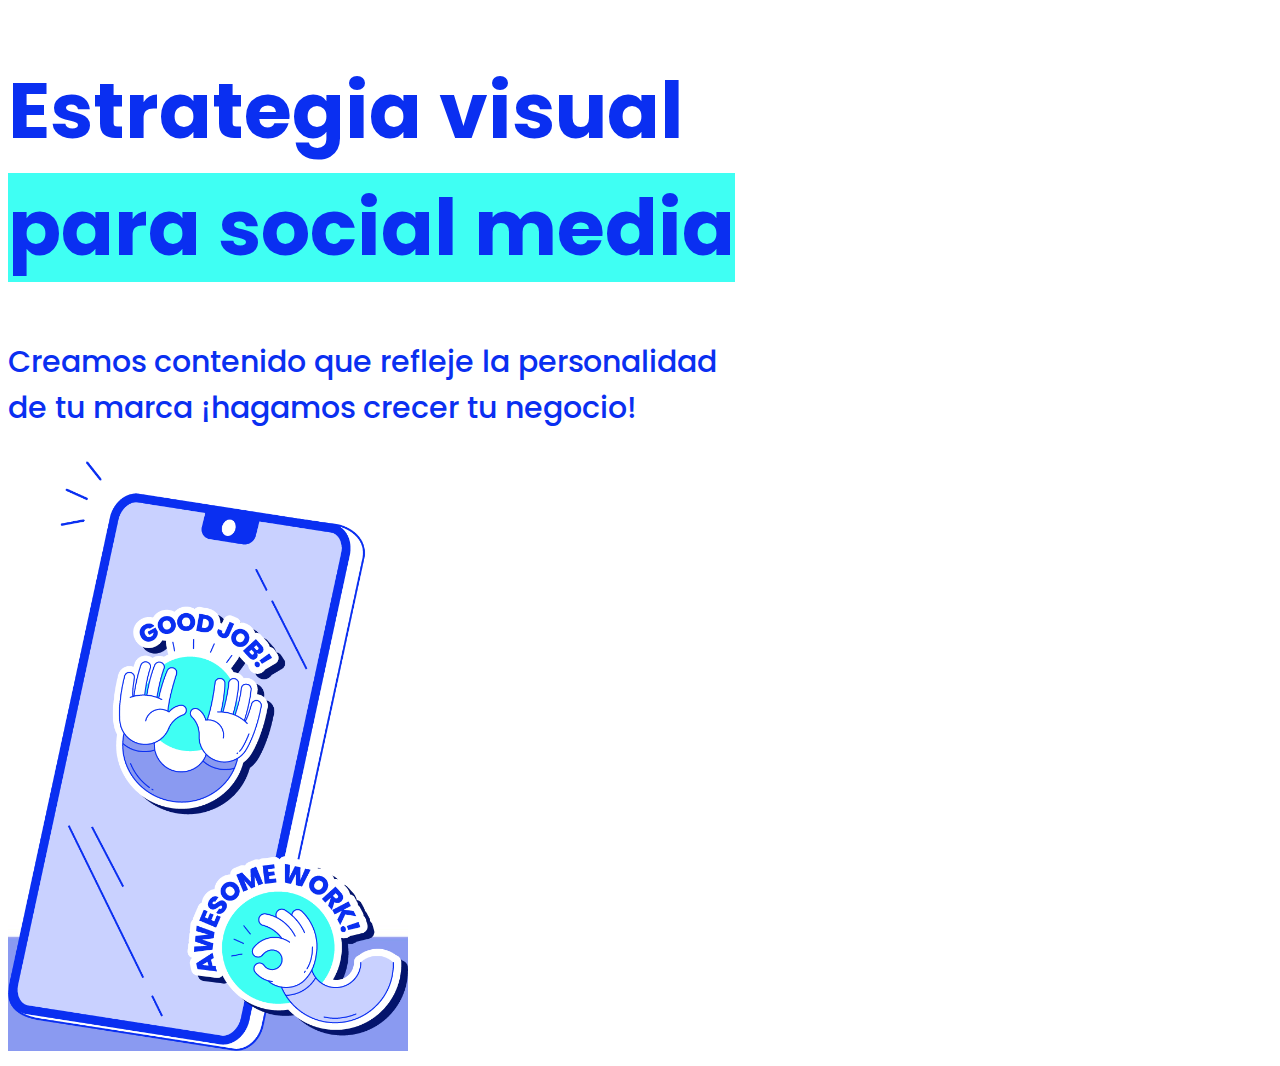
<file: Desafio - Modulo 2/Desafio 1/index.html>
<!DOCTYPE html>
<html lang="en">
<head>
    <meta charset="UTF-8">
    <meta name="viewport" content="width=device-width, initial-scale=1.0">
    <title>Laboratorio 1</title>
    <link rel="stylesheet" href="./Css/Estilos.css"> 

</head>

<body>
    <div>

    <h1>Estrategia visual<br><span>para social media</span></h1>

    <p>Creamos contenido que refleje la personalidad <br>de tu marca ¡hagamos crecer tu negocio! </p>

    <img src="./Imagenes/celu.png" alt="">  

    </div>

</body>
</html>
</file>
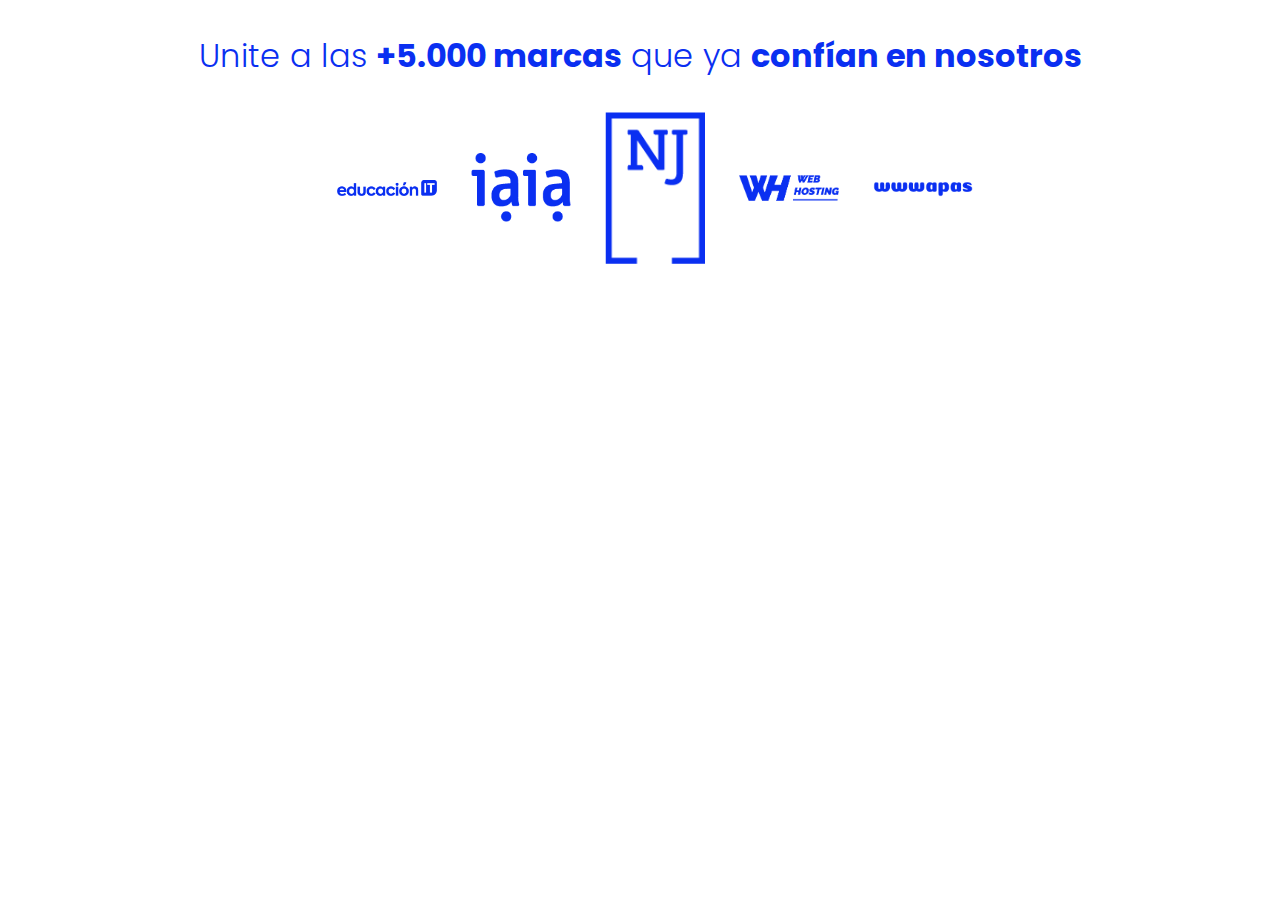
<file: Desafio - Modulo 2/Desafio 2/Index.html>
<!DOCTYPE html>
<html lang="en">
<head>
    <meta charset="UTF-8">
    <meta name="viewport" content="width=device-width, initial-scale=1.0">
    <title>Laborario 2</title>
    <link rel="stylesheet" href="./Css/Estilos.css">
</head>

<body>

    <footer>
        <p>Unite a las <strong>+5.000 marcas</strong> que ya <strong>confían en nosotros</strong></p>
        <div>
            <img src="./Imagenes/logos-EIT.png" alt="">

            <img src="./Imagenes/logos-iaia.png" alt="">
           
            <img src="./Imagenes/logos-NJ.png" alt="">

            <img src="./Imagenes/logos-WH.png" alt="">

            <img src="./Imagenes/logos-wwwapas.png" alt="">
        </div>

    </footer>
</body>
</html>
</file>
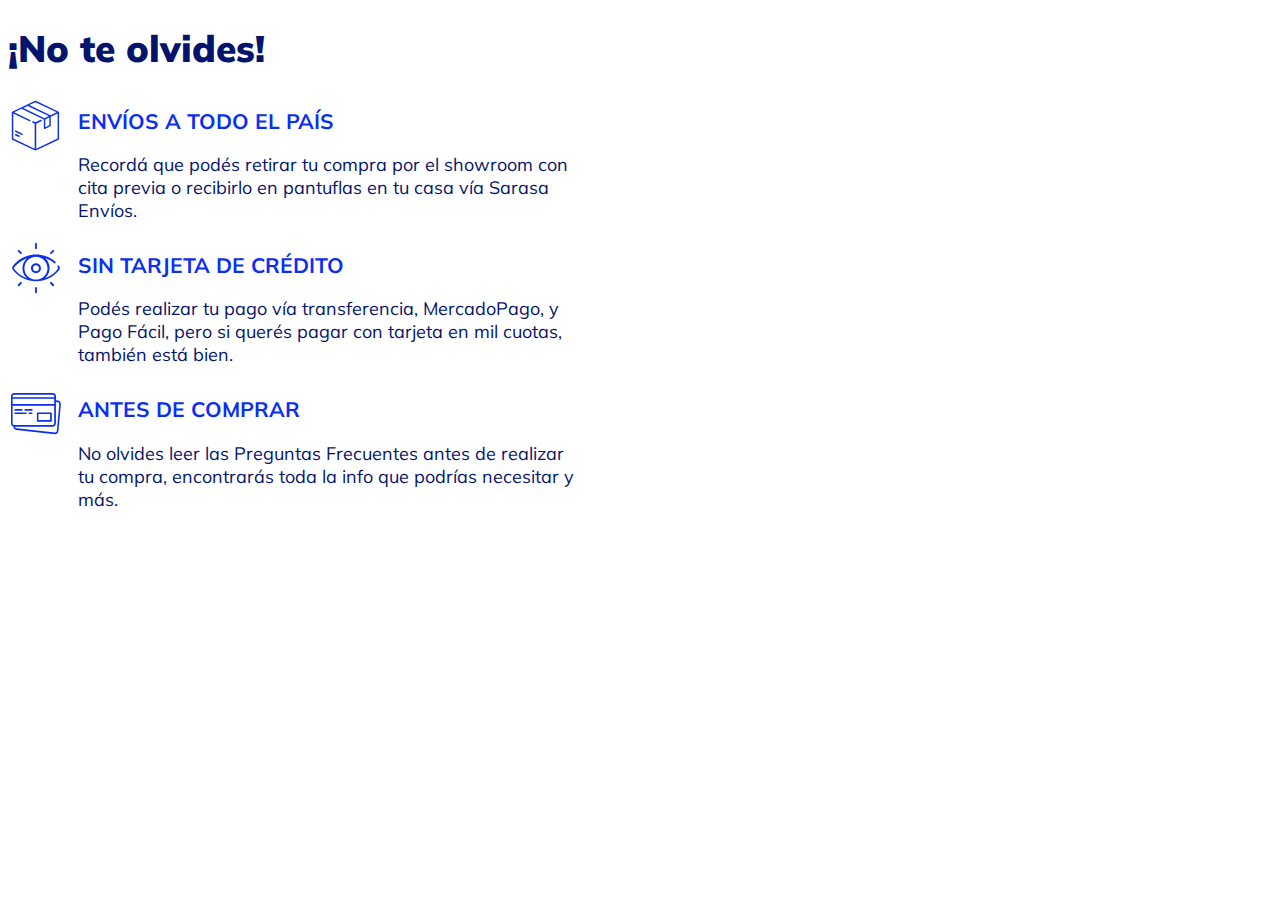
<file: Desafio - Modulo 3/Desafio 1/index.html>
<!DOCTYPE html>
<html lang="en">
<head>
    <meta charset="UTF-8">
    <meta name="viewport" content="width=device-width, initial-scale=1.0">
    <title>Desafio 1</title>
    <link rel="stylesheet" href="./Css/Estilos.css">
</head>

<body>
    <h1>¡No te olvides!</h1>

    <h2><img src="./Imagenes/icono-caja-01.svg" alt="  ">Envíos a todo el país</h2>

    <p>Recordá que podés retirar tu compra por el showroom con cita previa o recibirlo en pantuflas en tu casa vía Sarasa Envíos.</p>
 
    <h2><img src="./Imagenes/icono-ojo-01.svg" alt="  ">Sin tarjeta de crédito</h2>

    <p> Podés realizar tu pago vía transferencia, MercadoPago, y Pago Fácil, pero si querés pagar con tarjeta en mil cuotas, también está bien.</p>

    <h2><img src="./Imagenes/icono-tarjeta-01.svg" alt="  ">Antes de comprar</h2>

    <p>No olvides leer las Preguntas Frecuentes antes de realizar tu compra, encontrarás toda la info que podrías necesitar y más.</p>

</body>

</html>
</file>
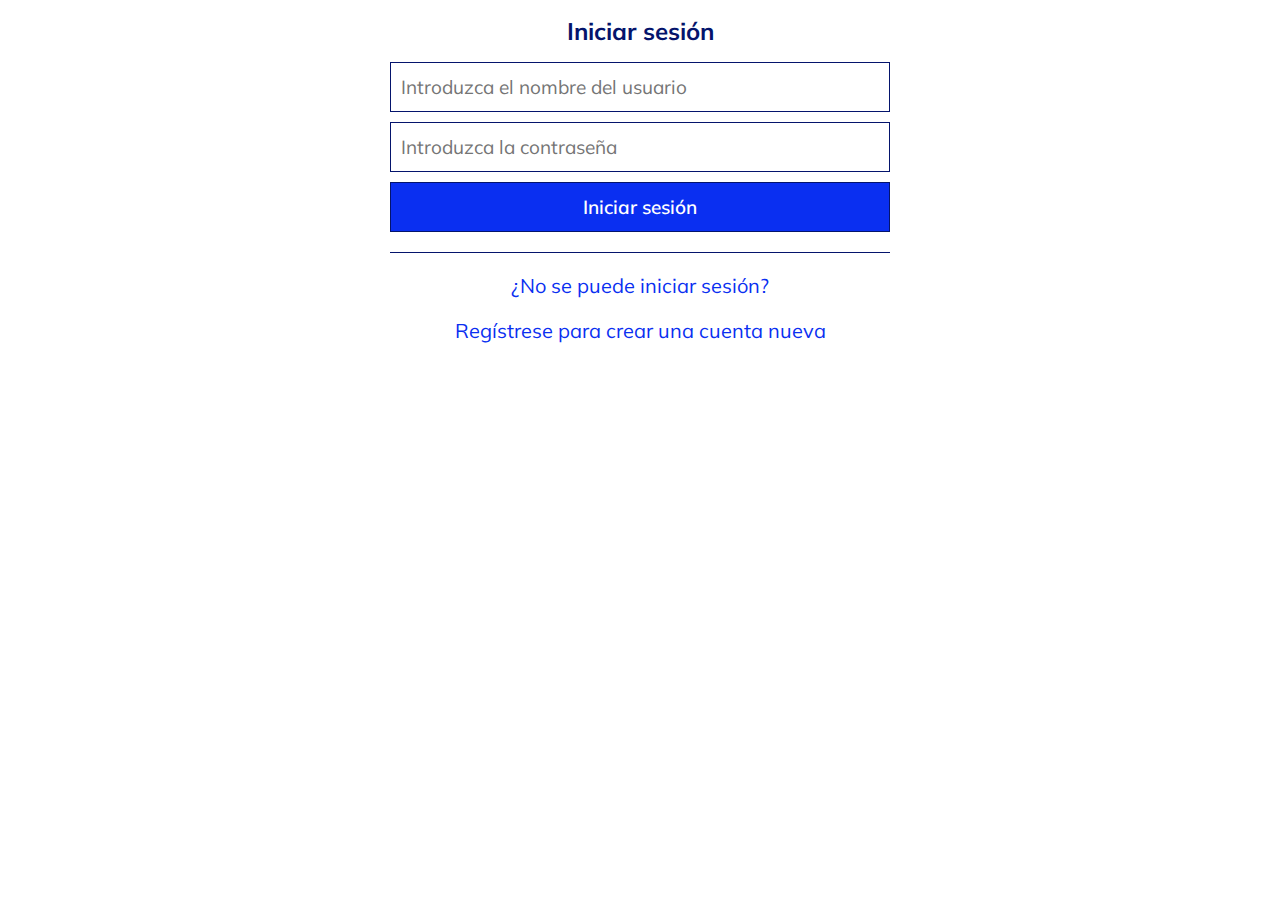
<file: Desafio - Modulo 3/Desafio 3/index.html>
<!DOCTYPE html>
<html lang="en">
<head>
    <meta charset="UTF-8">
    <meta name="viewport" content="width=device-width, initial-scale=1.0">
    <title>Desafio 3</title>
    <link rel="stylesheet" href="./Css/Estilos.css">
</head>

<body>
    <h1>Iniciar sesión </h1>
        <form action="">
    <input type="text" placeholder="Introduzca el nombre del usuario">
    
    <input type="text" placeholder="Introduzca la contraseña">
    
    <button>Iniciar sesión</button>
    
       </form>
       <p>¿No se puede iniciar sesión?</p>
       <p>Regístrese para crear una cuenta nueva</p>

       </form>
      
    </body>
    </html>
</file>
<file: Desafio - Modulo 2/Desafio 1/Css/Estilos.css>
@import url('https://fonts.googleapis.com/css2?family=Poppins:ital,wght@0,100;0,200;0,300;0,400;0,500;0,600;0,700;0,800;0,900;1,100;1,200;1,300;1,400;1,500;1,600;1,700;1,800;1,900&display=swap');


body { font-family: 'Poppins', sans-serif;  
    color: #0a2ff1;}

h1 { font-size: 78px; 
    font-weight: 700; }

img { width: 400px; 
    background-image: url(../Imagenes/fondo.jpg);}

div { width: 100%;}

span { background-color: #3ffff3;}

p { font-weight: 500; 
    font-size: 30px;}
</file>
<file: Desafio - Modulo 2/Desafio 2/Css/Estilos.css>
@import url('https://fonts.googleapis.com/css2?family=Poppins:ital,wght@0,100;0,200;0,300;0,400;0,500;0,600;0,700;0,800;0,900;1,100;1,200;1,300;1,400;1,500;1,600;1,700;1,800;1,900&display=swap');


body { font-family: 'Poppins',bold;
       color: #0a2ff1;}

footer { width:100%; 
         text-align: center;}

p { font-size: 32px; 
    font-weight: 300;}

img { width: 100px; 
      vertical-align: middle; 
      margin-left: 30px; }

div { margin: auto; 
      width: 90%;}
      
strong { font-weight: 700;}
</file>
<file: Desafio - Modulo 3/Desafio 1/Css/Estilos.css>
@import url('https://fonts.googleapis.com/css2?family=Mulish:ital,wght@0,200..1000;1,200..1000&display=swap');


body {font-family: 'Mulish', sans-serif; }

h1,p { font-size: 37px; 
       color: #04146c;
       font-weight: 900;}

h2 { font-size: 21px; 
    color: #0a2ff1; 
    font-weight: 700; 
    text-transform: uppercase; 
    margin-bottom: 2px;}

p { font-size: 18px; 
    font-weight:400; 
    margin-left: 70px; 
    width: 40%; 
    margin-top: 0;}

img { width: 55px; 
    vertical-align: middle; 
    margin-right: 15px;}
</file>
<file: Desafio - Modulo 3/Desafio 3/Css/Estilos.css>
@import url('https://fonts.googleapis.com/css2?family=Mulish:ital,wght@0,200..1000;1,200..1000&display=swap');

* { box-sizing: border-box;}
body, button, input {
    font-family: 'Mulish', sans-serif;}

body{ text-align:center;}

h1 {
    font-size:24px;
    color: #04146c;
    font-weight:700;}

input, button {
    border:1px solid #04146c;
    width:500px;
    height: 50px;
    padding: 10px;
    font-size: 19px;
    font-weight: 400;
    margin-bottom: 10px;}

button, input {
    display: block;}

button {

    color: white;
    background-color: #0a2ff1;
    font-weight: 600;}

form {
    border-bottom: 1px solid #04146c;
    padding-bottom: 10px;
    width: 500px;
    margin: auto;}

p {
    font-weight: 400;
    color: #0a2ff1;
    font-size: 20px;}
</file>
